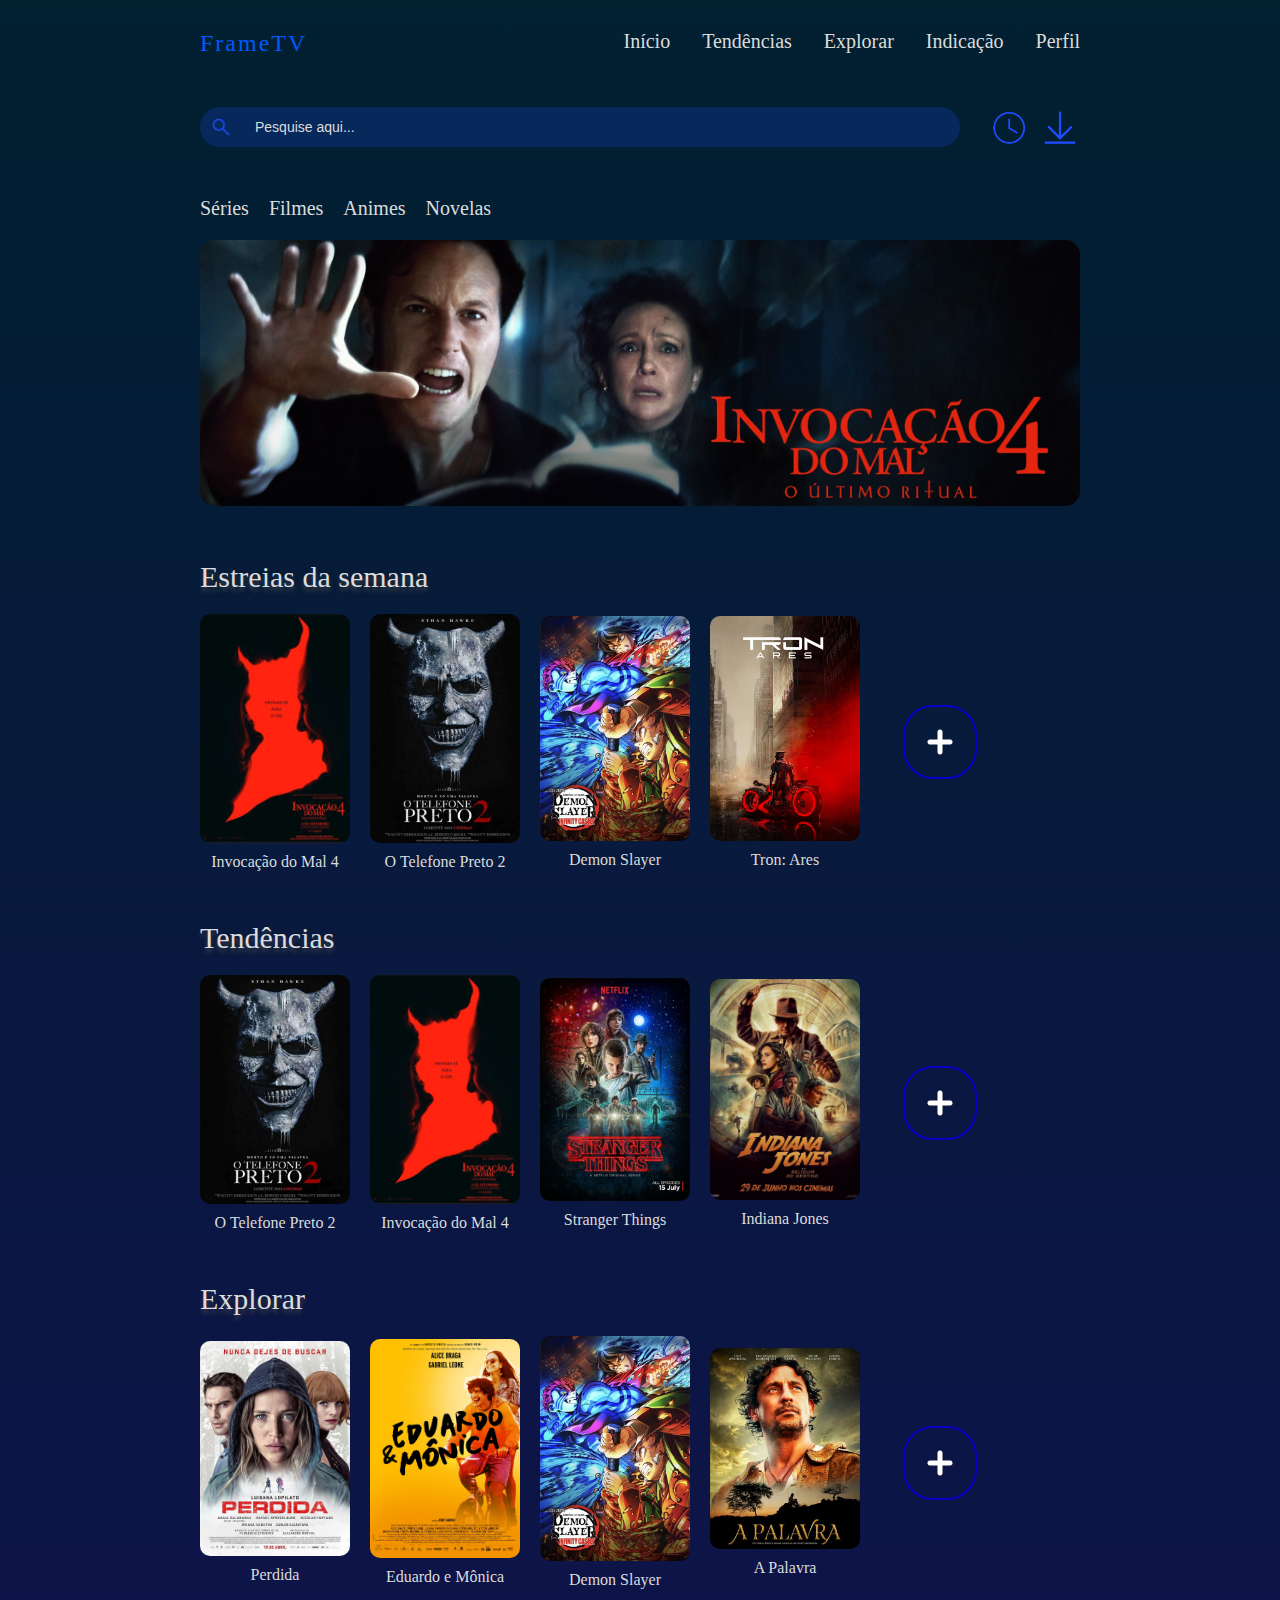
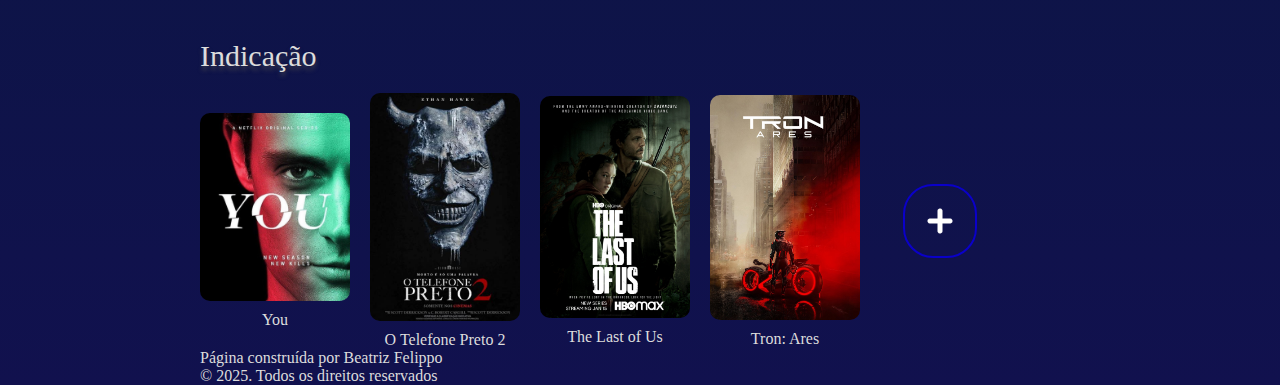
<file: index.html>
<!DOCTYPE html>
<html lang="pt-br">
<head>
    <meta charset="UTF-8">
    <meta name="viewport" content="width=device-width, initial-scale=1.0">
    <title>Frame TV</title>
    <link rel="stylesheet" href="./css/style.css">
    <link rel="preconnect" href="https://fonts.googleapis.com">
<link rel="preconnect" href="https://fonts.gstatic.com" crossorigin>
<link href="https://fonts.googleapis.com/css2?family=Pattaya&display=swap" rel="stylesheet">
</head>
<body>
    
<nav class="nav-menu">
    <p class="logo"><a href="index.html">FrameTV</a></p>
    <ul class="nav-itens">
        <li><a href="index.html">Início</a></li>
        <li><a href="#tendencias">Tendências</a></li>
        <li><a href="#explorar">Explorar</a></li>
        <li><a href="#indicacao">Indicação</a></li>
        <li><a href="perfill.html">Perfil</a></li>
    </ul>
</nav>

<div class="main-content">
    <section class="search">
        <div class="search-bar">
            <img src="./img/search.png" alt="search icon" class="search-icon">
            <input type="text" placeholder="Pesquise aqui...">
        </div>
        <div class="icons">
            <img src="./img/clock.png" alt="clock icon" class="icon">
            <img src="./img/download.png" alt="download icon" class="icon">
        </div>
    </section>

    <section class="intro">
        <ul>
            <li><a href="series.html">Séries</a></li>
            <li><a href="filmes.html">Filmes</a></li>
            <li><a href="anime.html">Animes</a></li>
            <li><a href="novelas.html">Novelas</a></li>
        </ul>
        <img src="./img/invoc-do-mal.jpg" alt="Banner principal do filme Invocação do Mal" class="img-intro">
    </section>

    <section class="card">
        <h3>Estreias da semana</h3>
        <div class="card-container">
            <div class="card-item">
                <img src="./img/invoc_mal_cartaz.jpg" alt="Cartaz Invocação do Mal 4" class="cartaz">
                <p class="card-title">Invocação do Mal 4</p>
            </div>
            <div class="card-item">
                <img src="./img/tel-preto.jpg" alt="Cartaz O Telefone Preto 2" class="cartaz">
                <p class="card-title">O Telefone Preto 2</p>
            </div>
            <div class="card-item">
                <img src="./img/demon-slayer.jpg" alt="Cartaz Demon Slayer" class="cartaz">
                <p class="card-title">Demon Slayer</p>
            </div>
            <div class="card-item">
                <img src="./img/tron-ares.jpg" alt="Cartaz Tron: Ares" class="cartaz">
                <p class="card-title">Tron: Ares</p>
            </div>
            <div class="ver-mais">
                <img src="./img/plus.png" alt="ícone de mais" class="plus">
            </div>
        </div>
    </section>

    <section class="card" id="tendencias">
        <h3>Tendências</h3>
        <div class="card-container">
            <div class="card-item">
                <img src="./img/tel-preto.jpg" alt="card image" class="cartaz">
                <p class="card-title">O Telefone Preto 2</p>
            </div>
            <div class="card-item">
                <img src="./img/invoc_mal_cartaz.jpg" alt="card image" class="cartaz">
                <p class="card-title">Invocação do Mal 4</p>
            </div>
            <div class="card-item">
                <img src="./img/st.jpg" alt="card image" class="cartaz">
                <p class="card-title">Stranger Things</p>
            </div>
            <div class="card-item">
                <img src="./img/indianajones.jpg" alt="card image" class="cartaz">
                <p class="card-title">Indiana Jones</p>
            </div>
            <div class="ver-mais">
                <img src="./img/plus.png" alt="ícone de mais" class="plus">
            </div>
        </div>
    </section>

    <section class="card" id="explorar">
        <h3>Explorar</h3>
        <div class="card-container">
            <div class="card-item">
                <img src="./img/perdida.jpg" alt="card image" class="cartaz">
                <p class="card-title">Perdida</p>
            </div>
            <div class="card-item">
                <img src="./img/eduardo-e-monica.jpg" alt="card image" class="cartaz">
                <p class="card-title">Eduardo e Mônica</p>
            </div>
            <div class="card-item">
                <img src="./img/demon-slayer.jpg" alt="card image" class="cartaz">
                <p class="card-title">Demon Slayer</p>
            </div>
            <div class="card-item">
                <img src="./img/a-palavra.jpg" alt="card image" class="cartaz">
                <p class="card-title">A Palavra</p>
            </div>
            <div class="ver-mais">
                <img src="./img/plus.png" alt="ícone de mais" class="plus">
            </div>
        </div>
    </section>

    <section class="card" id="indicacao">
        <h3>Indicação</h3>
        <div class="card-container">
            <div class="card-item">
                <img src="./img/you.jpg" alt="card image" class="cartaz">
                <p class="card-title">You</p>
            </div>
            <div class="card-item">
                <img src="./img/tel-preto.jpg" alt="card image" class="cartaz">
                <p class="card-title">O Telefone Preto 2</p>
            </div>
            <div class="card-item">
                <img src="./img/tlou.jpg" alt="card image" class="cartaz">
                <p class="card-title">The Last of Us</p>
            </div>
            <div class="card-item">
                <img src="./img/tron-ares.jpg" alt="card image" class="cartaz">
                <p class="card-title">Tron: Ares</p>
            </div>
            <div class="ver-mais">
                <img src="./img/plus.png" alt="ícone de mais" class="plus">
            </div>
        </div>
    </section>

</div>

<footer>
    <p>Página construída por Beatriz Felippo</p>
    <p>© 2025. Todos os direitos reservados</p>
</footer>

</body>
</html>
</file>
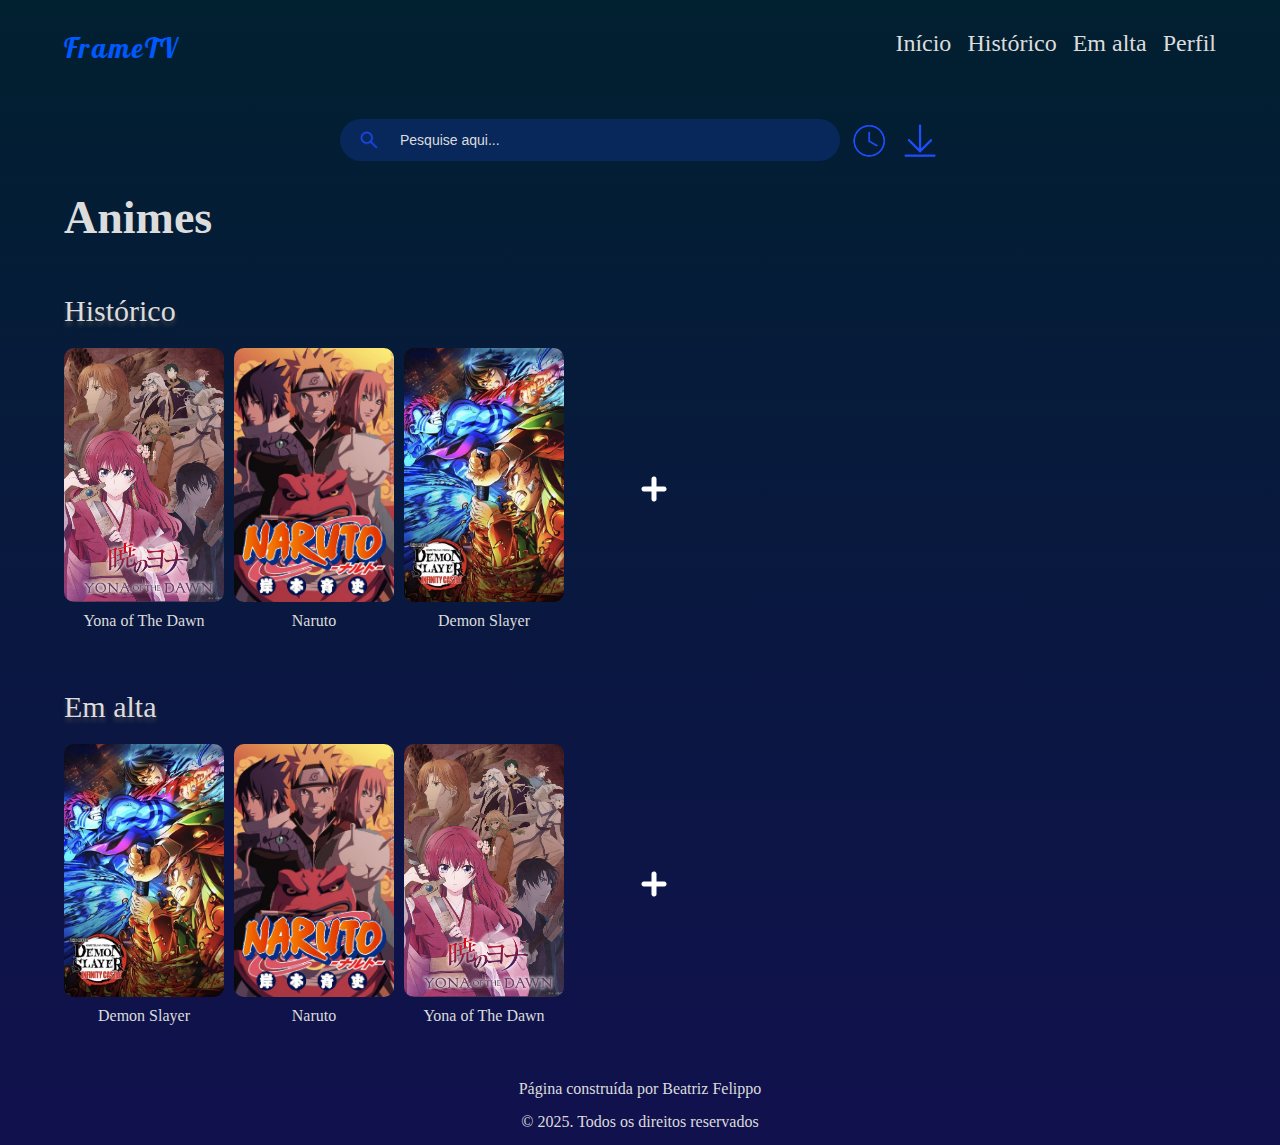
<file: anime.html>
<!DOCTYPE html>
<html lang="pt-br">
<head>
    <meta charset="UTF-8">
    <meta name="viewport" content="width=device-width, initial-scale=1.0">
    <title>Frame TV - Animes</title>
    <link rel="stylesheet" href="./css/series.css">
    <link rel="preconnect" href="https://fonts.googleapis.com">
<link rel="preconnect" href="https://fonts.gstatic.com" crossorigin>
<link href="https://fonts.googleapis.com/css2?family=Pattaya&display=swap" rel="stylesheet">
</head>
<body>
    
<nav class="nav-menu">
    <p class="logo"><a href="index.html">FrameTV</a></p>
    <ul class="nav-itens">
        <li><a href="index.html">Início</a></li>
        <li><a href="#historico">Histórico</a></li>
        <li><a href="#emalta">Em alta</a></li>
        <li><a href="perfill.html">Perfil</a></li>
    </ul>
</nav>

<div class="main-content">
    <section class="search">
        <div class="search-bar">
            <img src="./img/search.png" alt="search icon" class="search-icon">
            <input type="text" placeholder="Pesquise aqui...">
        </div>
        <div class="icons">
            <img src="./img/clock.png" alt="clock icon" class="icon">
            <img src="./img/download.png" alt="download icon" class="icon">
        </div>
    </section>

    <h2>Animes</h2>

    <section class="card" id="historico">
        <h3>Histórico</h3>
        <div class="card-container">
            <div class="card-item">
                <img src="./img/yona.jpg" alt="Cartaz Invocação do Mal 4" class="cartaz">
                <p class="card-title">Yona of The Dawn</p>
            </div>
            <div class="card-item">
                <img src="./img/naruto.jpg" alt="Cartaz Invocação do Mal 4" class="cartaz">
                <p class="card-title">Naruto</p>
            </div>
            <div class="card-item">
                <img src="./img/demon-slayer.jpg" alt="Cartaz Demon Slayer" class="cartaz">
                <p class="card-title">Demon Slayer</p>
            </div>
            <div class="ver-mais">
                <img src="./img/plus.png" alt="ícone de mais" class="plus">
            </div>
        </div>
    </section>

    <section class="card" id="emalta">
        <h3>Em alta</h3>
        <div class="card-container">
            <div class="card-item">
                <img src="./img/demon-slayer.jpg" alt="Cartaz Demon Slayer" class="cartaz">
                <p class="card-title">Demon Slayer</p>
            </div>
            <div class="card-item">
                <img src="./img/naruto.jpg" alt="Cartaz Invocação do Mal 4" class="cartaz">
                <p class="card-title">Naruto</p>
            </div>
            <div class="card-item">
                <img src="./img/yona.jpg" alt="Cartaz Invocação do Mal 4" class="cartaz">
                <p class="card-title">Yona of The Dawn</p>
            </div>
            <div class="ver-mais">
                <img src="./img/plus.png" alt="ícone de mais" class="plus">
            </div>
        </div>
    </section>

</div>

<footer>
    <p>Página construída por Beatriz Felippo</p>
    <p>© 2025. Todos os direitos reservados</p>
</footer>

</body>
</html>
</file>
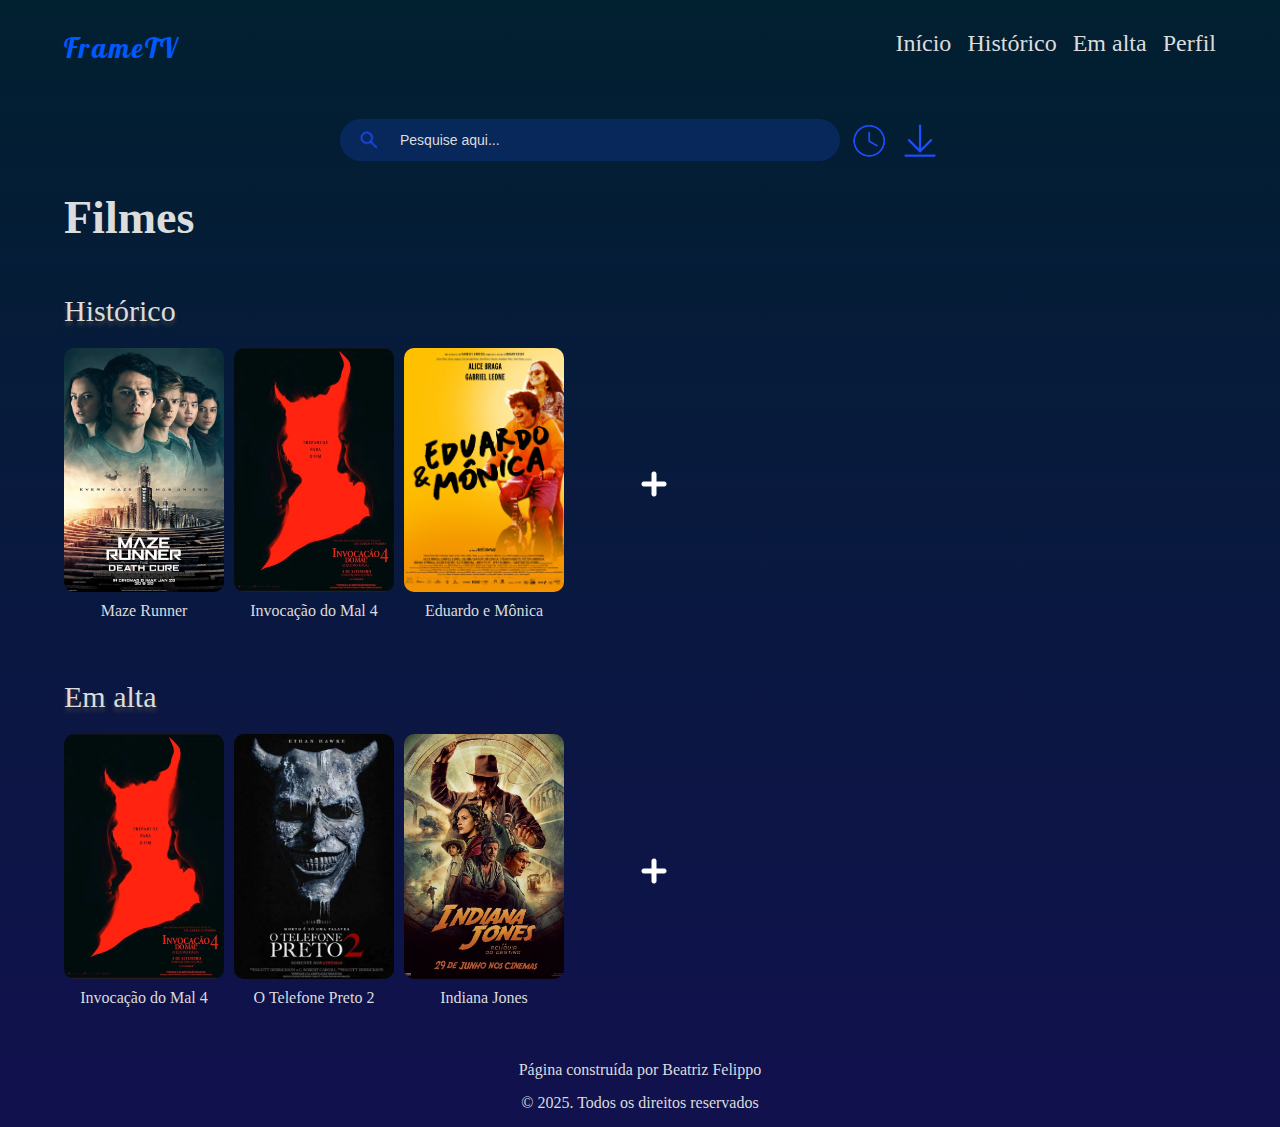
<file: filmes.html>
<!DOCTYPE html>
<html lang="pt-br">
<head>
    <meta charset="UTF-8">
    <meta name="viewport" content="width=device-width, initial-scale=1.0">
    <title>Frame TV - Filmes</title>
    <link rel="stylesheet" href="./css/series.css">
    <link rel="preconnect" href="https://fonts.googleapis.com">
<link rel="preconnect" href="https://fonts.gstatic.com" crossorigin>
<link href="https://fonts.googleapis.com/css2?family=Pattaya&display=swap" rel="stylesheet">
</head>
<body>
    
<nav class="nav-menu">
    <p class="logo"><a href="index.html">FrameTV</a></p>
    <ul class="nav-itens">
        <li><a href="index.html">Início</a></li>
        <li><a href="#historico">Histórico</a></li>
        <li><a href="#emalta">Em alta</a></li>
        <li><a href="perfill.html">Perfil</a></li>
    </ul>
</nav>

<div class="main-content">
    <section class="search">
        <div class="search-bar">
            <img src="./img/search.png" alt="search icon" class="search-icon">
            <input type="text" placeholder="Pesquise aqui...">
        </div>
        <div class="icons">
            <img src="./img/clock.png" alt="clock icon" class="icon">
            <img src="./img/download.png" alt="download icon" class="icon">
        </div>
    </section>

    <h2>Filmes</h2>

    <section class="card" id="historico">
        <h3>Histórico</h3>
        <div class="card-container">
            <div class="card-item">
                <img src="./img/mazerunner.jpg" alt="Cartaz Demon Slayer" class="cartaz">
                <p class="card-title">Maze Runner</p>
            </div>
            <div class="card-item">
                <img src="./img/invoc_mal_cartaz.jpg" alt="Cartaz Invocação do Mal 4" class="cartaz">
                <p class="card-title">Invocação do Mal 4</p>
            </div>
            <div class="card-item">
                <img src="./img/eduardo-e-monica.jpg" alt="card image" class="cartaz">
                <p class="card-title">Eduardo e Mônica</p>
            </div>
            <div class="ver-mais">
                <img src="./img/plus.png" alt="Ícone de adicionar" class="plus">
            </div>
        </div>
    </section>

    <section class="card" id="emalta">
        <h3>Em alta</h3>
        <div class="card-container">
            <div class="card-item">
                <img src="./img/invoc_mal_cartaz.jpg" alt="Cartaz Invocação do Mal 4" class="cartaz">
                <p class="card-title">Invocação do Mal 4</p>
            </div>
            <div class="card-item">
                <img src="./img/tel-preto.jpg" alt="card image" class="cartaz">
                <p class="card-title">O Telefone Preto 2</p>
            </div>
            <div class="card-item">
                <img src="./img/indianajones.jpg" alt="card image" class="cartaz">
                <p class="card-title">Indiana Jones</p>
            </div>
            <div class="ver-mais">
                <img src="./img/plus.png" alt="Ícone de adicionar" class="plus">
            </div>
        </div>
    </section>


</div>

<footer>
    <p>Página construída por Beatriz Felippo</p>
    <p>© 2025. Todos os direitos reservados</p>
</footer>

</body>
</html>
</file>
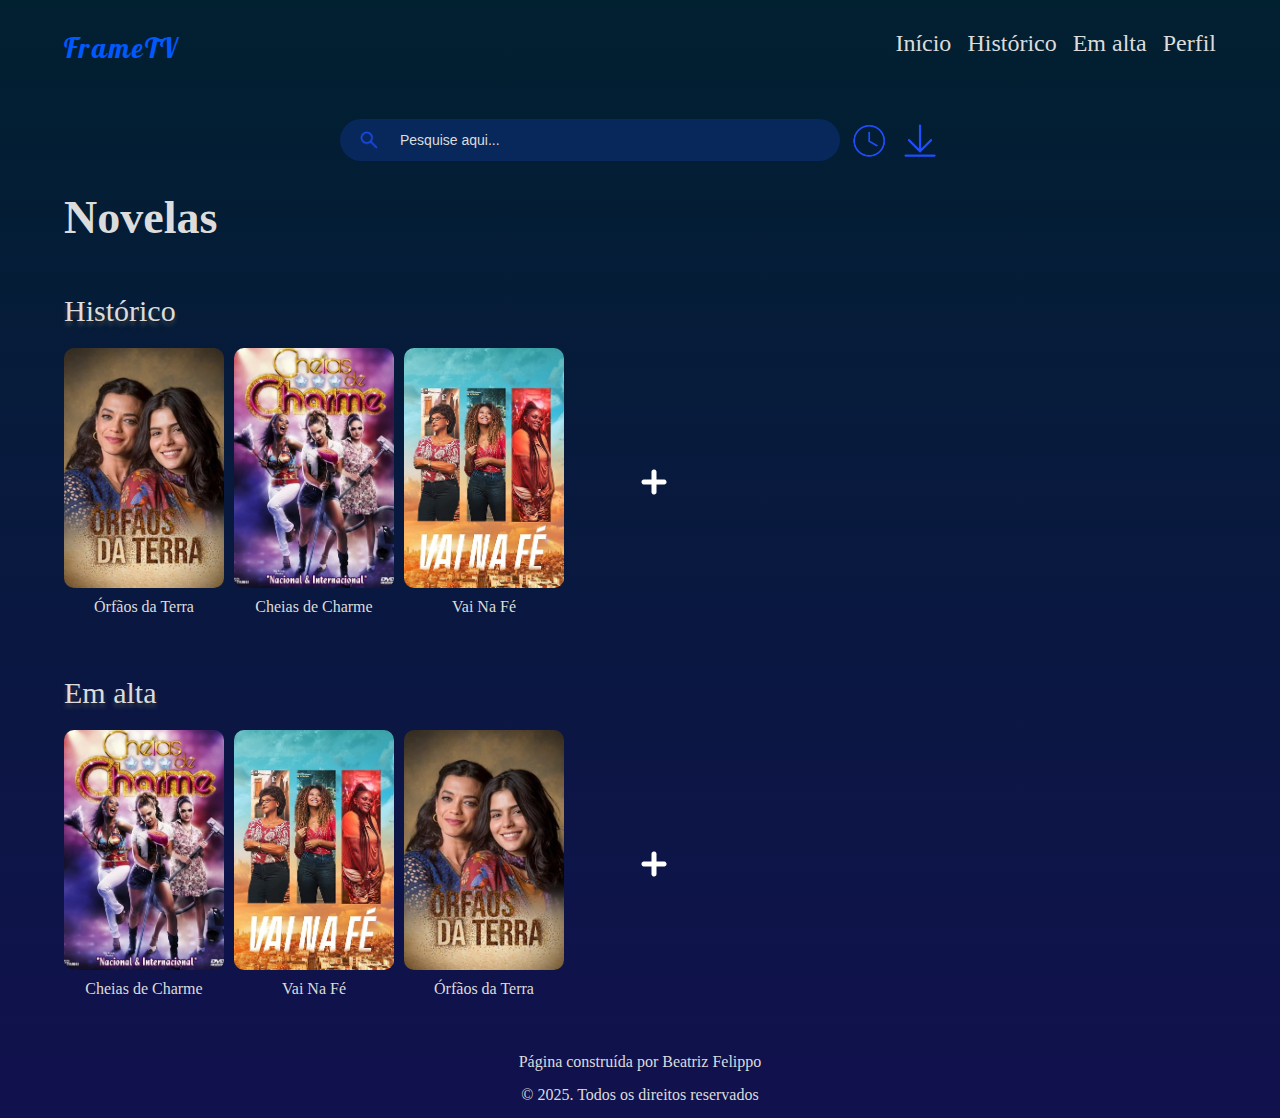
<file: novelas.html>
<!DOCTYPE html>
<html lang="pt-br">
<head>
    <meta charset="UTF-8">
    <meta name="viewport" content="width=device-width, initial-scale=1.0">
    <title>Frame TV - Novelas</title>
    <link rel="stylesheet" href="./css/series.css">
    <link rel="preconnect" href="https://fonts.googleapis.com">
<link rel="preconnect" href="https://fonts.gstatic.com" crossorigin>
<link href="https://fonts.googleapis.com/css2?family=Pattaya&display=swap" rel="stylesheet">
</head>
<body>
    
<nav class="nav-menu">
    <p class="logo"><a href="index.html">FrameTV</a></p>
    <ul class="nav-itens">
        <li><a href="index.html">Início</a></li>
        <li><a href="#historico">Histórico</a></li>
        <li><a href="#emalta">Em alta</a></li>
        <li><a href="perfill.html">Perfil</a></li>
    </ul>
</nav>

<div class="main-content">
    <section class="search">
        <div class="search-bar">
            <img src="./img/search.png" alt="search icon" class="search-icon">
            <input type="text" placeholder="Pesquise aqui...">
        </div>
        <div class="icons">
            <img src="./img/clock.png" alt="clock icon" class="icon">
            <img src="./img/download.png" alt="download icon" class="icon">
        </div>
    </section>

    <h2>Novelas</h2>

    <section class="card" id="historico">
        <h3>Histórico</h3>
        <div class="card-container">
            <div class="card-item">
                <img src="./img/orfaosterra.jpg" alt="card image" class="cartaz">
                <p class="card-title">Órfãos da Terra</p>
            </div>
            <div class="card-item">
                <img src="./img/cheiascharme.jpg" alt="card image" class="cartaz">
                <p class="card-title">Cheias de Charme</p>
            </div>
            <div class="card-item">
                <img src="./img/Vai_na_Fe_TV_Globo.jpg" alt="card image" class="cartaz">
                <p class="card-title">Vai Na Fé</p>
            </div>
            <div class="ver-mais">
                <img src="./img/plus.png" alt="Ícone de adicionar" class="plus">
            </div>
        </div>
    </section>

    <section class="card" id="emalta">
        <h3>Em alta</h3>
        <div class="card-container">
            <div class="card-item">
                <img src="./img/cheiascharme.jpg" alt="card image" class="cartaz">
                <p class="card-title">Cheias de Charme</p>
            </div>
            <div class="card-item">
                <img src="./img/Vai_na_Fe_TV_Globo.jpg" alt="card image" class="cartaz">
                <p class="card-title">Vai Na Fé</p>
            </div>
            <div class="card-item">
                <img src="./img/orfaosterra.jpg" alt="card image" class="cartaz">
                <p class="card-title">Órfãos da Terra</p>
            </div>
            <div class="ver-mais">
                <img src="./img/plus.png" alt="Ícone de adicionar" class="plus">
            </div>
        </div>
    </section>

</div>

<footer>
    <p>Página construída por Beatriz Felippo</p>
    <p>© 2025. Todos os direitos reservados</p>
</footer>

</body>
</html>
</file>
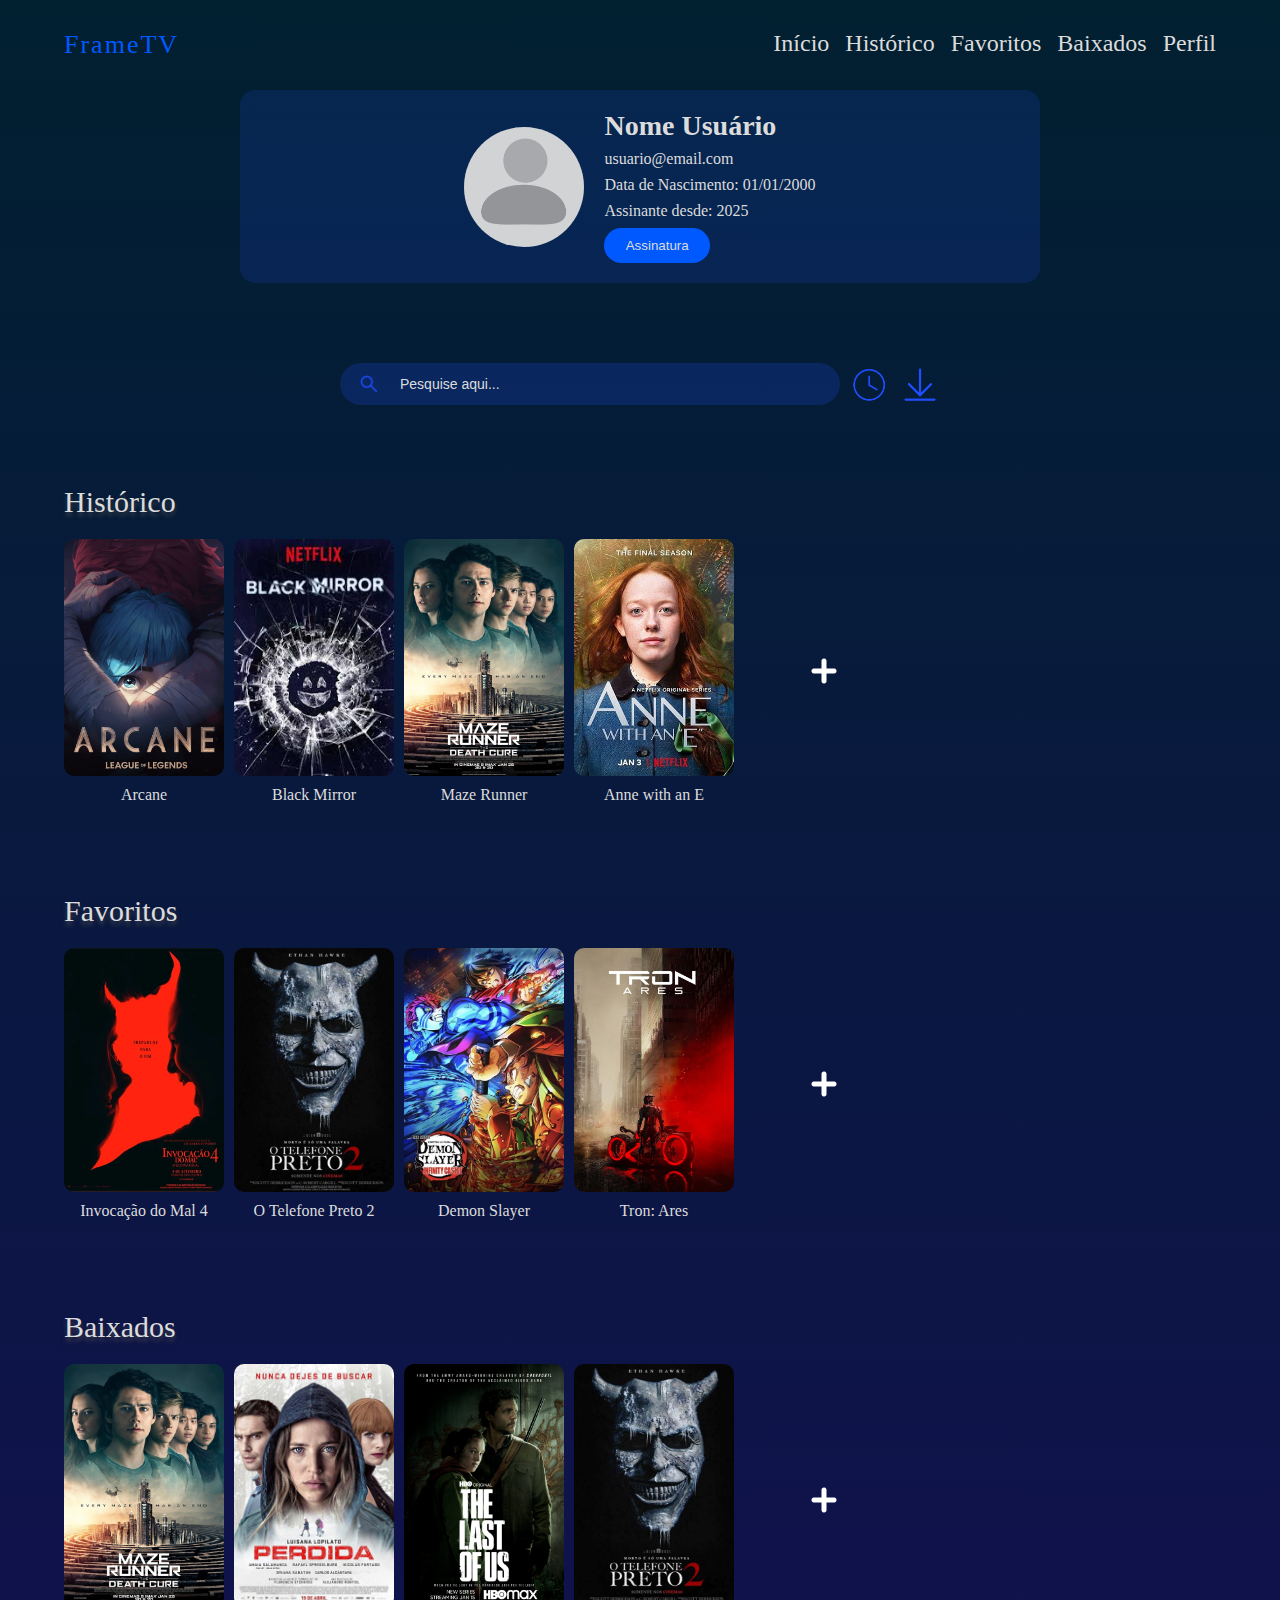
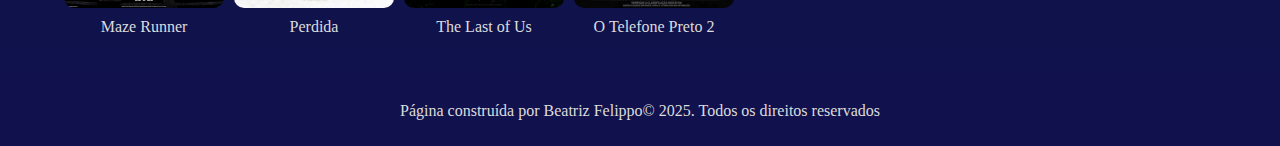
<file: perfill.html>
<!DOCTYPE html>
<html lang="pt-br">
<head>
<meta charset="UTF-8">
<meta name="viewport" content="width=device-width, initial-scale=1.0">
<title>FrameTV - Perfil</title>
<link rel="stylesheet" href="./css/perfill.css">
<link rel="preconnect" href="https://fonts.googleapis.com">
<link rel="preconnect" href="https://fonts.gstatic.com" crossorigin>
<link href="https://fonts.googleapis.com/css2?family=Pattaya&display=swap" rel="stylesheet">
</head>

<body>

    <nav class="nav-menu">
        <p class="logo"><a href="index.html">FrameTV</a></p>
        <ul class="nav-itens">
            <li><a href="index.html">Início</a></li>
            <li><a href="#historico">Histórico</a></li>
            <li><a href="#favoritos">Favoritos</a></li>
            <li><a href="#baixados">Baixados</a></li>
            <li><a href="perfill.html">Perfil</a></li>
        </ul>
    </nav>

<div class="profile-container">

    <div class="profile-info">
        <img src="./img/perfil.png" alt="Foto do usuário">
        <div>
            <h2>Nome Usuário</h2>
            <p>usuario@email.com</p>
            <p>Data de Nascimento: 01/01/2000</p>
            <p>Assinante desde: 2025</p>
            <button>Assinatura</button>
        </div>
    </div>

    <section class="search">
        <div class="search-bar">
            <img src="./img/search.png" alt="search icon" class="search-icon">
            <input type="text" placeholder="Pesquise aqui...">
        </div>
        <div class="icons">
            <img src="./img/clock.png" alt="clock icon" class="icon">
            <img src="./img/download.png" alt="download icon" class="icon">
        </div>
    </section>

    <section class="card" id="historico">
        <h3>Histórico</h3>
        <div class="card-container">
            <div class="card-item">
                <img src="./img/arcane.jpg" alt="Cartaz Invocação do Mal 4" class="cartaz">
                <p class="card-title">Arcane</p>
            </div>
            <div class="card-item">
                <img src="./img/blackmirror.jpg" alt="Cartaz O Telefone Preto 2" class="cartaz">
                <p class="card-title">Black Mirror</p>
            </div>
            <div class="card-item">
                <img src="./img/mazerunner.jpg" alt="Cartaz Demon Slayer" class="cartaz">
                <p class="card-title">Maze Runner</p>
            </div>
            <div class="card-item">
                <img src="./img/anne.jpg" alt="Cartaz Tron: Ares" class="cartaz">
                <p class="card-title">Anne with an E</p>
            </div>
            <div class="ver-mais">
                <img src="./img/plus.png" alt="ícone de mais" class="plus">
            </div>
        </div>
    </section>

    <section class="card" id="favoritos">
        <h3>Favoritos</h3>
        <div class="card-container">
            <div class="card-item">
                <img src="./img/invoc_mal_cartaz.jpg" alt="Cartaz Invocação do Mal 4" class="cartaz">
                <p class="card-title">Invocação do Mal 4</p>
            </div>
            <div class="card-item">
                <img src="./img/tel-preto.jpg" alt="Cartaz O Telefone Preto 2" class="cartaz">
                <p class="card-title">O Telefone Preto 2</p>
            </div>
            <div class="card-item">
                <img src="./img/demon-slayer.jpg" alt="Cartaz Demon Slayer" class="cartaz">
                <p class="card-title">Demon Slayer</p>
            </div>
            <div class="card-item">
                <img src="./img/tron-ares.jpg" alt="Cartaz Tron: Ares" class="cartaz">
                <p class="card-title">Tron: Ares</p>
            </div>
            <div class="ver-mais">
                <img src="./img/plus.png" alt="ícone de mais" class="plus">
            </div>
        </div>
    </section>

    <section class="card" id="baixados">
        <h3>Baixados</h3>
        <div class="card-container">
            <div class="card-item">
                <img src="./img/mazerunner.jpg" alt="Cartaz Invocação do Mal 4" class="cartaz">
                <p class="card-title">Maze Runner</p>
            </div>
            <div class="card-item">
                <img src="./img/perdida.jpg" alt="Cartaz O Telefone Preto 2" class="cartaz">
                <p class="card-title">Perdida</p>
            </div>
            <div class="card-item">
                <img src="./img/tlou.jpg" alt="Cartaz Demon Slayer" class="cartaz">
                <p class="card-title">The Last of Us</p>
            </div>
            <div class="card-item">
                <img src="./img/tel-preto.jpg" alt="Cartaz Tron: Ares" class="cartaz">
                <p class="card-title">O Telefone Preto 2</p>
            </div>
            <div class="ver-mais">
                <img src="./img/plus.png" alt="ícone de mais" class="plus">
            </div>
        </div>
    </section>

</div>

<footer>
    <p>Página construída por Beatriz Felippo</p>
    <p>© 2025. Todos os direitos reservados</p>
</footer>


</body>
</html>
</file>
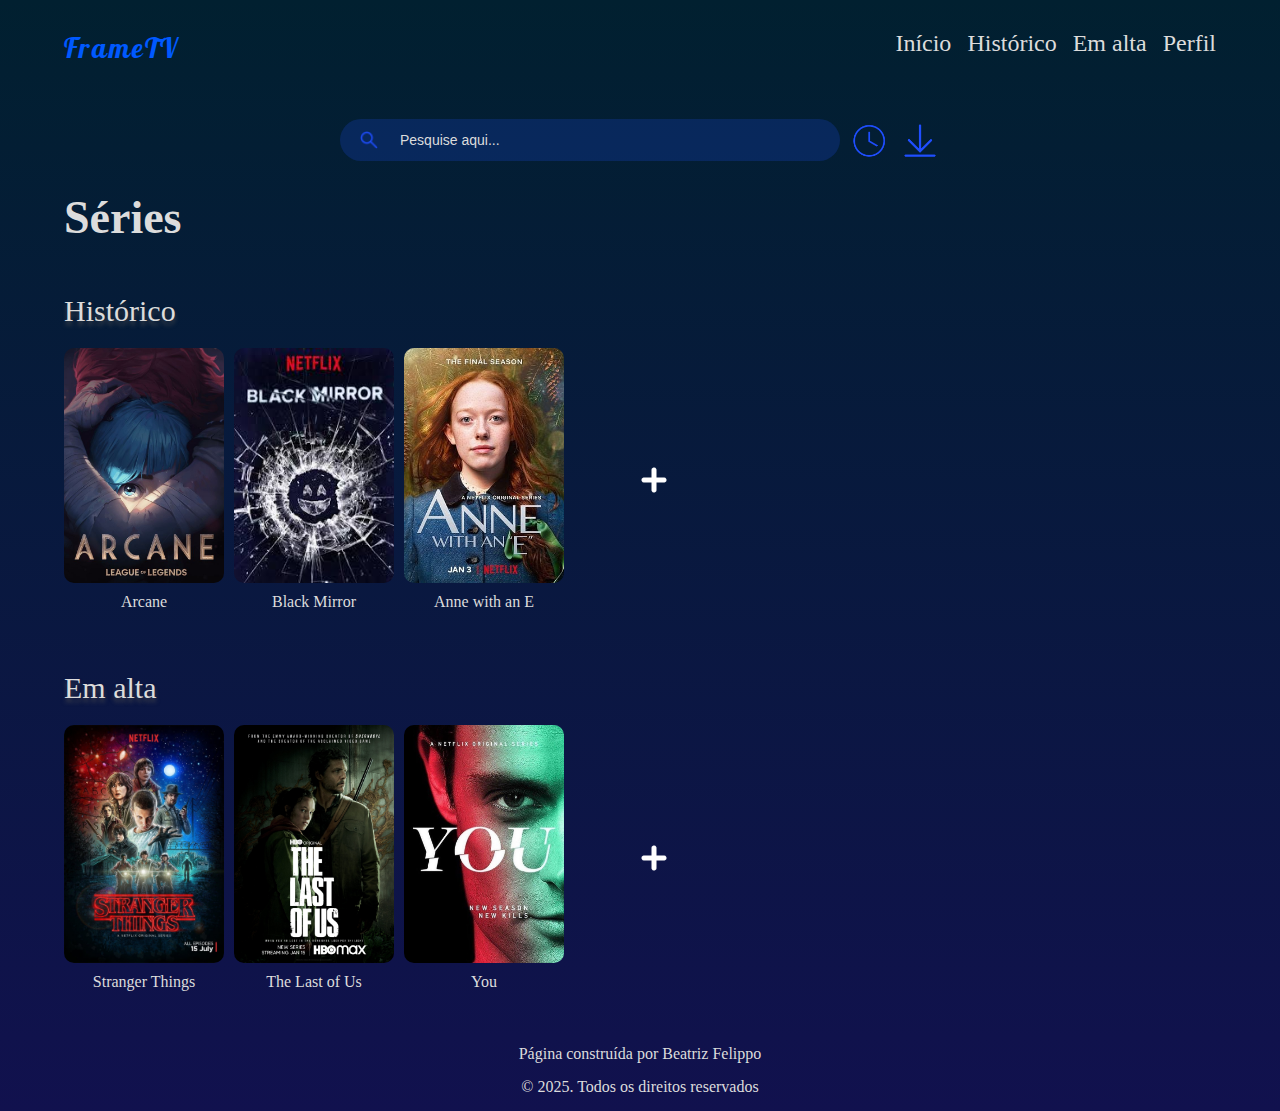
<file: series.html>
<!DOCTYPE html>
<html lang="pt-br">
<head>
    <meta charset="UTF-8">
    <meta name="viewport" content="width=device-width, initial-scale=1.0">
    <title>Frame TV - Séries</title>
    <link rel="stylesheet" href="./css/series.css">
    <link rel="preconnect" href="https://fonts.googleapis.com">
<link rel="preconnect" href="https://fonts.gstatic.com" crossorigin>
<link href="https://fonts.googleapis.com/css2?family=Pattaya&display=swap" rel="stylesheet">
</head>
<body>
    
<nav class="nav-menu">
    <p class="logo"><a href="index.html">FrameTV</a></p>
    <ul class="nav-itens">
        <li><a href="index.html">Início</a></li>
        <li><a href="#historico">Histórico</a></li>
        <li><a href="#emalta">Em alta</a></li>
        <li><a href="perfill.html">Perfil</a></li>
    </ul>
</nav>

<div class="main-content">
    <section class="search">
        <div class="search-bar">
            <img src="./img/search.png" alt="search icon" class="search-icon">
            <input type="text" placeholder="Pesquise aqui...">
        </div>
        <div class="icons">
            <img src="./img/clock.png" alt="clock icon" class="icon">
            <img src="./img/download.png" alt="download icon" class="icon">
        </div>
    </section>

    <h2>Séries</h2>

    <section class="card" id="historico">
        <h3>Histórico</h3>
        <div class="card-container">
            <div class="card-item">
                <img src="./img/arcane.jpg" alt="Cartaz Invocação do Mal 4" class="cartaz">
                <p class="card-title">Arcane</p>
            </div>
            <div class="card-item">
                <img src="./img/blackmirror.jpg" alt="Cartaz O Telefone Preto 2" class="cartaz">
                <p class="card-title">Black Mirror</p>
            </div>
            <div class="card-item">
                <img src="./img/anne.jpg" alt="Cartaz Tron: Ares" class="cartaz">
                <p class="card-title">Anne with an E</p>
            </div>
            <div class="ver-mais">
                <img src="./img/plus.png" alt="ícone de mais" class="plus">
            </div>
        </div>
    </section>

    <section class="card" id="emalta">
        <h3>Em alta</h3>
        <div class="card-container">
            <div class="card-item">
                <img src="./img/st.jpg" alt="Cartaz Invocação do Mal 4" class="cartaz">
                <p class="card-title">Stranger Things</p>
            </div>
            <div class="card-item">
                <img src="./img/tlou.jpg" alt="card image" class="cartaz">
                <p class="card-title">The Last of Us</p>
            </div>
            <div class="card-item">
                <img src="./img/you.jpg" alt="card image" class="cartaz">
                <p class="card-title">You</p>
            </div>
            <div class="ver-mais">
                <img src="./img/plus.png" alt="ícone de mais" class="plus">
            </div>
        </div>
    </section>


</div>

<footer>
    <p>Página construída por Beatriz Felippo</p>
    <p>© 2025. Todos os direitos reservados</p>
</footer>

</body>
</html>
</file>
<file: css/style.css>
* {
    margin: 0;
    padding: 0;
    box-sizing: border-box;
}
body {
    background: linear-gradient(180deg, #012030 0%, #11114E 100%);
    height: 100vh;
    height: 100%;
    color: #DCDCDC;
    padding: 0px 200px;
}
a {
    text-decoration: none;
    color: inherit;
}
li {
    list-style: none;
}
.nav-menu {
    display: flex;
    justify-content: space-between;
    align-items: start;
    margin: 30px 0px;
    width: 100%;
}
.nav-itens {
    display: flex;
    gap: 2rem;
    font-size: 20px;
    font-weight: 500;
}
.logo {
    font-size: 24px;
    color: #0059FF;
    letter-spacing: 2px;
}
.search {
    width: 100%;
    margin-top: 50px;
    text-align: center;
    display: flex;
    align-items: center;
    justify-content: center;
    gap: 30px;
}
.search-bar{
    display: flex;
    align-items: center;
    width: 100%;
    padding: 2px;
    border-radius: 25px;
    background: rgba(31, 78, 255, 0.20);
}
.search-bar input{
    background-color: transparent;
    
    padding: 10px 15px;
    border: none;
    font-size: 14px;
    border-radius: 30px;
}
.search-bar input::placeholder{
    color: #DCDCDC;
}
.search-icon{
    width: 18px;
    height: 18px;
    margin: 0px 10px;
} 
.icons {
    display: flex;
   gap: 10px;
}
.icon {
    width: 40px;
    height: 40px;
    cursor: pointer;
}
.intro {
    margin-top: 50px;
    align-items: start;
}
.intro ul {
    display: flex;
    align-items: start;
    justify-content: left;
    gap: 20px;
    font-size: 20px;
}
.img-intro {
    width: 100%;
    height: auto;
    margin-top: 20px;
    border-radius: 15px;
}
.card {
    margin-top: 50px;
    display: flex;
    flex-direction: column;
    gap: 20px;
    width: 100%;
}
.card-container {
    display: flex;
    gap: 20px;
    flex-wrap: wrap;
    width: 100%;
}
.card-item {
    display: flex;
    flex-direction: column;
    gap: 10px;
    justify-content: center;
    align-items: center;
}
.cartaz {
    width: 150px;
    height: auto;
    border-radius: 10px;
}
.ver-mais {
    width: 120px;
    text-align: center;
    display: flex;
    justify-content: center;
    align-items: center;
   
   
}
.plus {
    padding: 10px 10px;
    border: 2px solid #0a00c9;
    border-radius: 30px;
    color: #0059FF;
    font-size: 13px;
    cursor: pointer;
    background-color: transparent;
    transition: all 0.3s ease;
}

h3 {
text-shadow: 0 4px 4px rgba(77, 77, 77, 0.74);
font-family: Kanit;
font-size: 30px;
font-style: normal;
font-weight: 400;
line-height: normal;
}
</file>
<file: css/series.css>
* {
    margin: 0;
    padding: 0;
    box-sizing: border-box;
}

body {
    background: linear-gradient(180deg, #012030 0%, #11114E 100%);
    min-height: 100vh;
    color: #DCDCDC;
    padding: 0 5vw;
}
a {
    text-decoration: none;
    color: inherit;
}
li {
    list-style: none;
}
.nav-menu {
    display: flex;
    justify-content: space-between;
    align-items: start;
    margin: 30px 0;
    width: 100%;
}
.nav-itens {
    display: flex;
    gap: 1rem;
    font-size: 24px;
    font-weight: 500;
    flex-wrap: wrap;
}
 li a {
    transition: color 0.3s ease, text-shadow 0.3s ease;
}

 li a:hover {
    color: #0077ff;
    text-shadow: 0 0 10px rgba(0,180,255,0.7);
}

.logo {
    font-size: 28px;
    color: #0059FF;
    letter-spacing: 2px;
    font-family: "Pattaya";
}
.search {
    width: 100%;
    margin-top: 50px;
    display: flex;
    align-items: center;
    justify-content: center;
    gap: 10px;
}
.search-bar {
    display: flex;
    align-items: center;
    flex-grow: 1;
    max-width: 500px; /* largura máxima do input */
    padding: 5px 10px;
    border-radius: 25px;
    background: rgba(31, 78, 255, 0.20);
}
.search-bar input {
    flex-grow: 1;
    background-color: transparent;
    border: none;
    font-size: 14px;
    padding: 8px 12px;
    border-radius: 25px;
    color: #DCDCDC;
}
.search-bar input::placeholder {
    color: #DCDCDC;
}
.search-bar input:focus {
    outline: none;
}
.search-icon {
    width: 18px;
    height: 18px;
    margin: 0 10px;
}
.icons {
    display: flex;
    gap: 10px;
    flex-shrink: 0; /* impede que os ícones encolham */
}
.icon {
    width: 40px;
    height: 40px;
    cursor: pointer;
}

.card {
    margin-top: 50px;
    display: flex;
    flex-direction: column;
    gap: 20px;
    width: 100%;
}
.card-container {
    display: flex;
    overflow-x: auto;
    gap: 10px;
    scroll-snap-type: x mandatory;
    padding-bottom: 10px;
}
.card-container::-webkit-scrollbar {
    display: none;
}
.card-container {
    -ms-overflow-style: none;
    scrollbar-width: none;
}
.card-item, .ver-mais {
    display: flex;
    flex-direction: column;
    gap: 10px;
    justify-content: center;
    align-items: center;
    min-width: 160px;
    max-width: 160px;
    scroll-snap-align: center;
}
.card-item {
    position: relative; /* necessário para overlay e animações */
    transition: transform 0.3s ease, box-shadow 0.3s ease;
}
.cartaz {
    height: 100%;
    width: 100%;
    border-radius: 10px;
    object-fit: cover;
    transition: transform 0.3s ease, filter 0.3s ease;
}
.card-item:hover .cartaz {
    filter: brightness(60%); /* escurece a imagem mantendo detalhes visíveis */
    transform: scale(1.05); /* leve zoom */
}
.ver-mais {
    width: 120px;
    text-align: center;
}
.ver-mais img.plus {
    transition: transform 0.3s ease, filter 0.3s ease;
}
.ver-mais:hover img.plus {
    transform: rotate(90deg) scale(1.2);
    filter: brightness(120%);
    cursor: pointer;
}
h3 {
    text-shadow: 0 4px 4px rgba(77, 77, 77, 0.74);
    font-family: Kanit;
    font-size: 30px;
    font-style: normal;
    font-weight: 400;
    line-height: normal;
}
h2 {
    font-size: 46px;
    margin-top: 30px;
}
footer {
    height: 80px;
    margin-top: 30px;
    display: flex;
    justify-content: center;
    align-items: center;
    flex-direction: column;
    gap: 15px;
}
@media(max-width:768px){
    body { padding: 0 20px; }
    .nav-menu { flex-direction: column; align-items: flex-start; gap: 15px;}
    .nav-itens li { font-size: 16px;}
    .intro ul { font-size: 16px; }
    .card-container { grid-template-columns: repeat(auto-fit, minmax(120px, 1fr)); }
    .icon { width: 30px; height: 30px; }
    h2 { font-size: 36px;}
    footer p { font-size: 12px;}
}
</file>
<file: css/perfill.css>
* {
    margin: 0;
    padding: 0;
    box-sizing: border-box;
}
body {
    background: linear-gradient(180deg, #012030 0%, #11114E 100%);
    color: #DCDCDC;
    padding: 0 5vw;
}
a {
    text-decoration: none;
    color: inherit;
}
li {
    list-style: none;
}
.nav-menu {
    display: flex;
    justify-content: space-between;
    align-items: start;
    margin: 30px 0;
    width: 100%;
}
.nav-itens {
    display: flex;
    gap: 1rem;
    font-size: 24px;
    font-weight: 500;
    flex-wrap: wrap;
}
.logo {
    font-size: 26px;
    color: #0059FF;
    letter-spacing: 2px;
}
.profile-container {
    display: flex;
    flex-direction: column;
    align-items: center;
    justify-content: center;
    gap: 30px;
}
.profile-info {
    display: flex;
    justify-content: center;
    align-items: center;
    gap: 20px;
    background: rgba(31,78,255,0.15);
    padding: 20px;
    border-radius: 15px;
    width: 100%;
    max-width: 800px;
}
.profile-info img {
    width: 120px;
    height: 120px;
    border-radius: 50%;
    object-fit: cover;
}
.profile-info div {
    display: flex;
    flex-direction: column;
    gap: 8px;
}
.profile-info h2 {
    font-size: 28px;
    margin: 0;
}
.profile-info p {
    font-size: 16px;
    margin: 0;
}
.profile-info button{
    border: none;
    border-radius: 30px;
    background-color: #0059FF;
    width: 50%;
    color: #DCDCDC;
    padding: 10px;
    cursor: pointer;
}
.search {
    width: 100%;
    margin-top: 50px;
    display: flex;
    align-items: center;
    justify-content: center;
    gap: 10px;
}
.search-bar {
    display: flex;
    align-items: center;
    flex-grow: 1;
    max-width: 500px; /* largura máxima do input */
    padding: 5px 10px;
    border-radius: 25px;
    background: rgba(31, 78, 255, 0.20);
}
.search-bar input {
    flex-grow: 1;
    background-color: transparent;
    border: none;
    font-size: 14px;
    padding: 8px 12px;
    border-radius: 25px;
    color: #DCDCDC;
}
.search-bar input::placeholder {
    color: #DCDCDC;
}
.search-bar input:focus {
    outline: none;
}
.search-icon {
    width: 18px;
    height: 18px;
    margin: 0 10px;
}
.icons {
    display: flex;
    gap: 10px;
    flex-shrink: 0; /* impede que os ícones encolham */
}
.icon {
    width: 40px;
    height: 40px;
    cursor: pointer;
}

.card {
    margin-top: 50px;
    display: flex;
    flex-direction: column;
    gap: 20px;
    width: 100%;
}
.card-container {
    display: flex;
    overflow-x: auto;
    gap: 10px;
    scroll-snap-type: x mandatory;
    padding-bottom: 10px;
}
.card-container::-webkit-scrollbar {
    display: none;
}
.card-container {
    -ms-overflow-style: none;
    scrollbar-width: none;
}
.card-item, .ver-mais {
    display: flex;
    flex-direction: column;
    gap: 10px;
    justify-content: center;
    align-items: center;
    min-width: 160px;
    max-width: 160px;
    scroll-snap-align: center;
}
.ver-mais {
    width: 120px;
    text-align: center;
}
.cartaz {
    height: 100%;
    width: 100%;
    border-radius: 10px;
    object-fit: cover;
}
h3 {
    text-shadow: 0 4px 4px rgba(77, 77, 77, 0.74);
    font-family: Kanit;
    font-size: 30px;
    font-style: normal;
    font-weight: 400;
    line-height: normal;
}
footer {
    height: 70px;
    margin-top: 30px;
    display: flex;
    justify-content: center;
    align-items: center;
}
@media(max-width:768px){
    body { padding: 0 20px; }
    .nav-menu { flex-direction: column; align-items: flex-start; gap: 15px; }
    .intro ul { font-size: 16px; }
    .card-container { grid-template-columns: repeat(auto-fit, minmax(120px, 1fr)); }
    .icon { width: 30px; height: 30px; }
}
</file>
